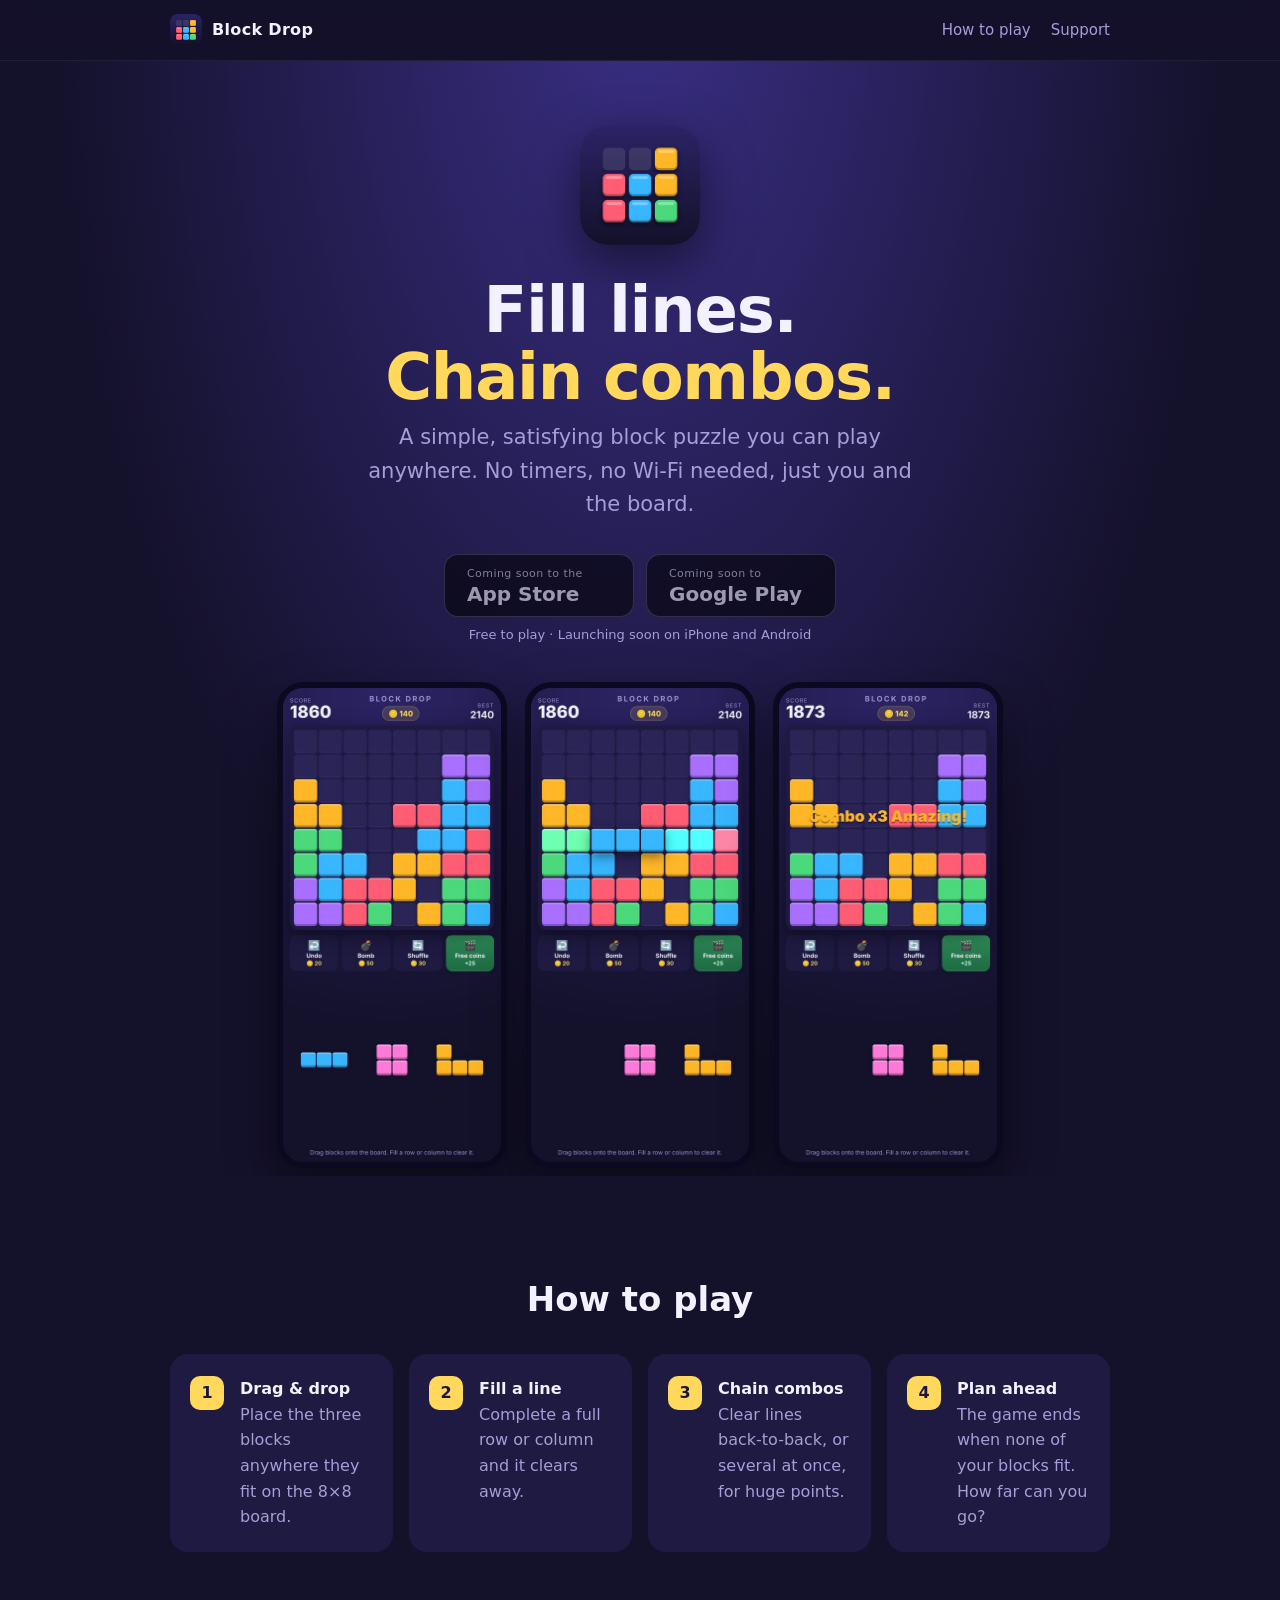
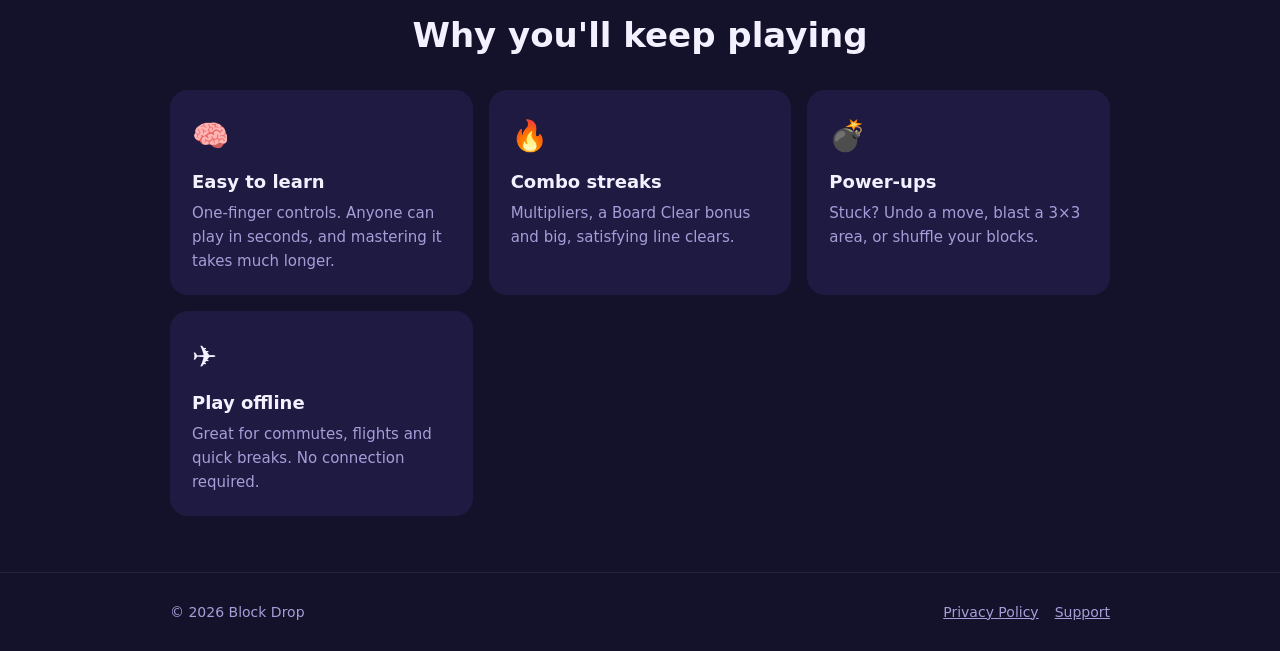
<file: index.html>
<!DOCTYPE html>
<html lang="en">
<head>
<meta charset="UTF-8">
<meta name="viewport" content="width=device-width, initial-scale=1">
<title>Block Drop: Block Puzzle Game for iPhone &amp; Android</title>
<meta name="description" content="Block Drop is a relaxing block puzzle: drag, drop, clear lines and chain huge combos. Free on iPhone and Android.">
<meta name="theme-color" content="#14112b">
<meta property="og:title" content="Block Drop: Block Puzzle">
<meta property="og:description" content="Drag, drop, clear lines and chain huge combos. Free on iPhone and Android.">
<meta property="og:image" content="img/og-image.jpg">
<meta property="og:type" content="website">
<meta name="twitter:card" content="summary_large_image">
<link rel="icon" href="img/favicon.png">
<link rel="apple-touch-icon" href="img/apple-touch-icon.png">
<link rel="stylesheet" href="site.css">
</head>
<body>
<nav><div class="wrap">
  <a class="brand" href="./"><img src="img/icon.png" alt="">Block Drop</a>
  <div class="links"><a href="#how">How to play</a><a href="support.html">Support</a></div>
</div></nav>

<header class="hero"><div class="wrap">
  <img class="icon" src="img/icon.png" alt="Block Drop app icon">
  <h1>Fill lines.<br><span>Chain combos.</span></h1>
  <p class="lead">A simple, satisfying block puzzle you can play anywhere. No timers, no Wi-Fi needed, just you and the board.</p>
  <div class="stores">
    <a class="store-btn soon" data-store="appStore" data-label="Download on the" href="#"><small>Coming soon to the</small><b>App Store</b></a>
    <a class="store-btn soon" data-store="googlePlay" data-label="Get it on" href="#"><small>Coming soon to</small><b>Google Play</b></a>
  </div>
  <p class="note soon-note">Free to play · Launching soon on iPhone and Android</p>
  <div class="shots">
    <img src="img/shot1.jpg" alt="Block Drop game board with colorful blocks" loading="lazy">
    <img src="img/shot2.jpg" alt="Dragging a block to complete a line" loading="lazy">
    <img src="img/shot3.jpg" alt="Combo bonus after clearing lines" loading="lazy">
  </div>
</div></header>

<section id="how"><div class="wrap">
  <h2>How to play</h2>
  <ol class="how">
    <li><b>Drag &amp; drop</b>Place the three blocks anywhere they fit on the 8×8 board.</li>
    <li><b>Fill a line</b>Complete a full row or column and it clears away.</li>
    <li><b>Chain combos</b>Clear lines back-to-back, or several at once, for huge points.</li>
    <li><b>Plan ahead</b>The game ends when none of your blocks fit. How far can you go?</li>
  </ol>
</div></section>

<section style="padding-top:0"><div class="wrap">
  <h2>Why you'll keep playing</h2>
  <div class="grid">
    <div class="card"><div class="emoji">🧠</div><h3>Easy to learn</h3><p>One-finger controls. Anyone can play in seconds, and mastering it takes much longer.</p></div>
    <div class="card"><div class="emoji">🔥</div><h3>Combo streaks</h3><p>Multipliers, a Board Clear bonus and big, satisfying line clears.</p></div>
    <div class="card"><div class="emoji">💣</div><h3>Power-ups</h3><p>Stuck? Undo a move, blast a 3×3 area, or shuffle your blocks.</p></div>
    <div class="card"><div class="emoji">✈️</div><h3>Play offline</h3><p>Great for commutes, flights and quick breaks. No connection required.</p></div>
  </div>
</div></section>

<footer><div class="wrap">
  <span>© <span id="year">2026</span> Block Drop</span>
  <span><a href="privacy.html">Privacy Policy</a><a href="support.html">Support</a></span>
</div></footer>
<script src="site.js"></script>
</body>
</html>
</file>
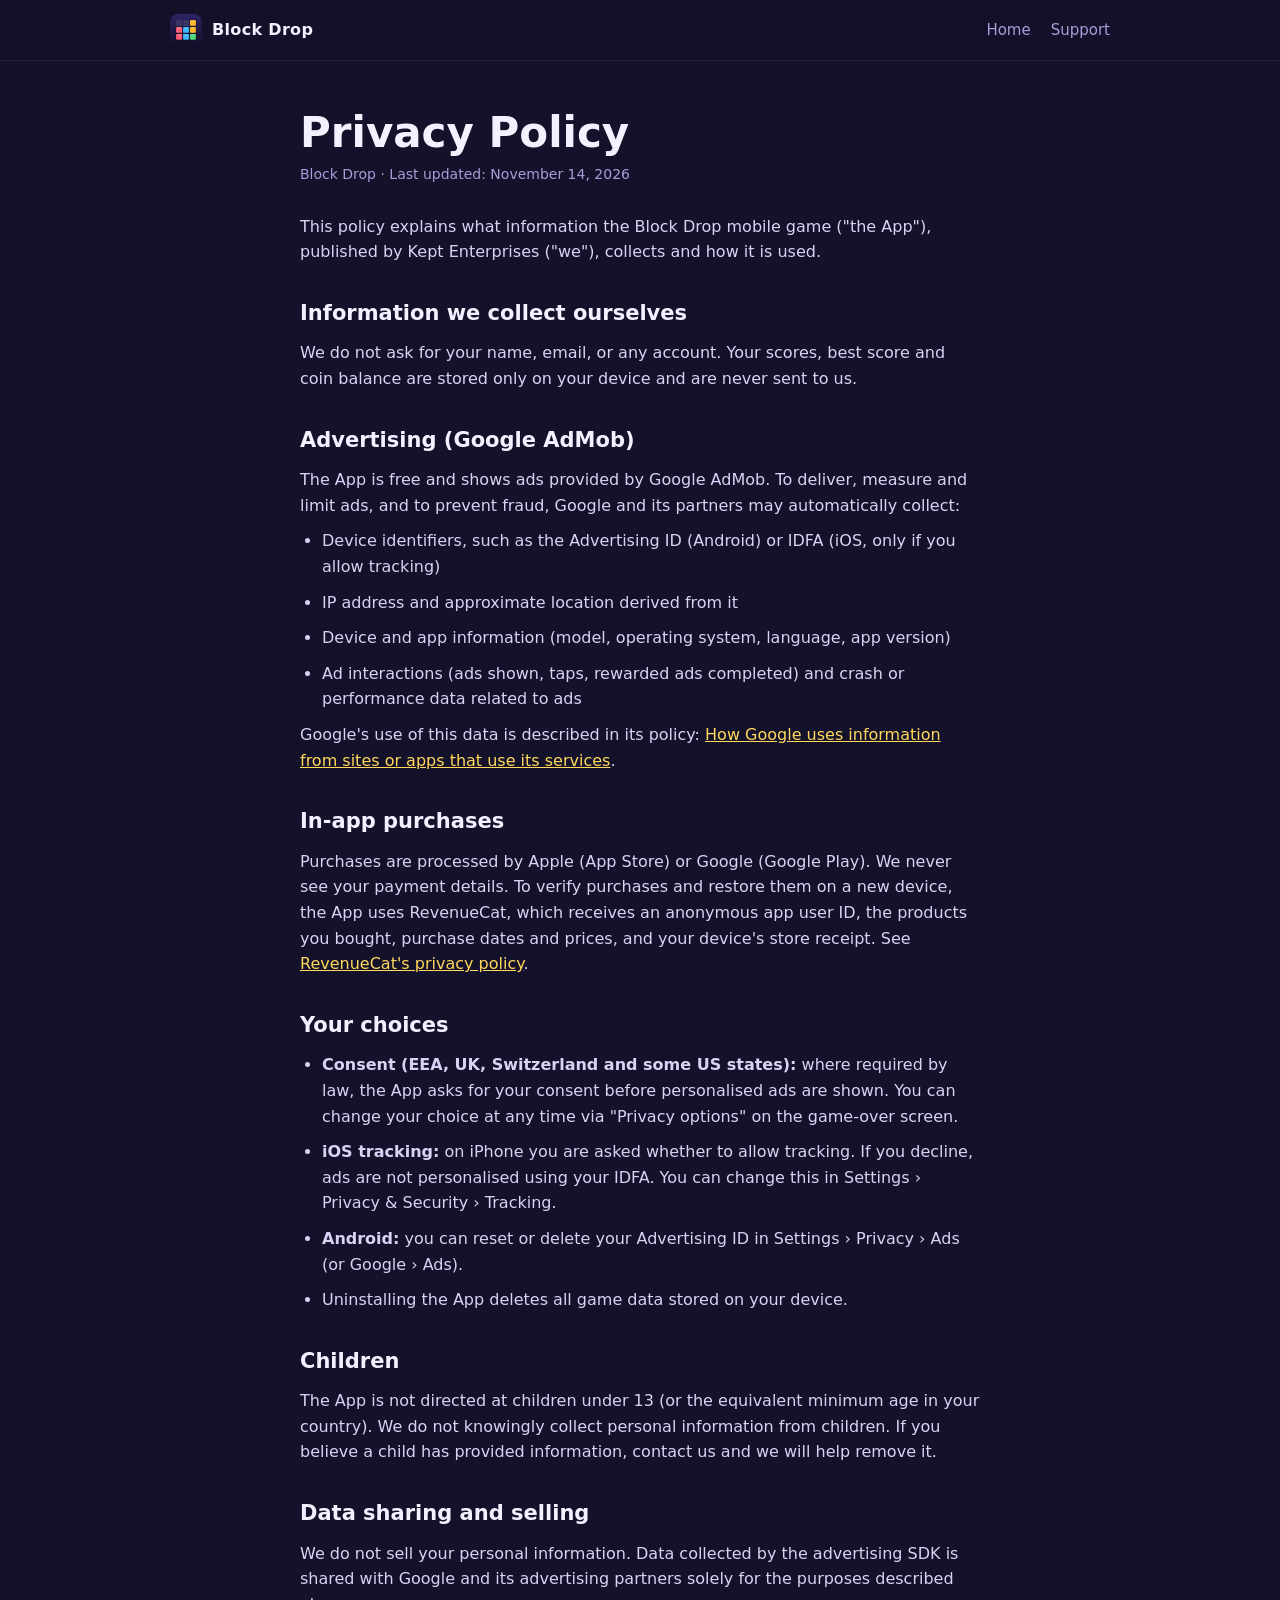
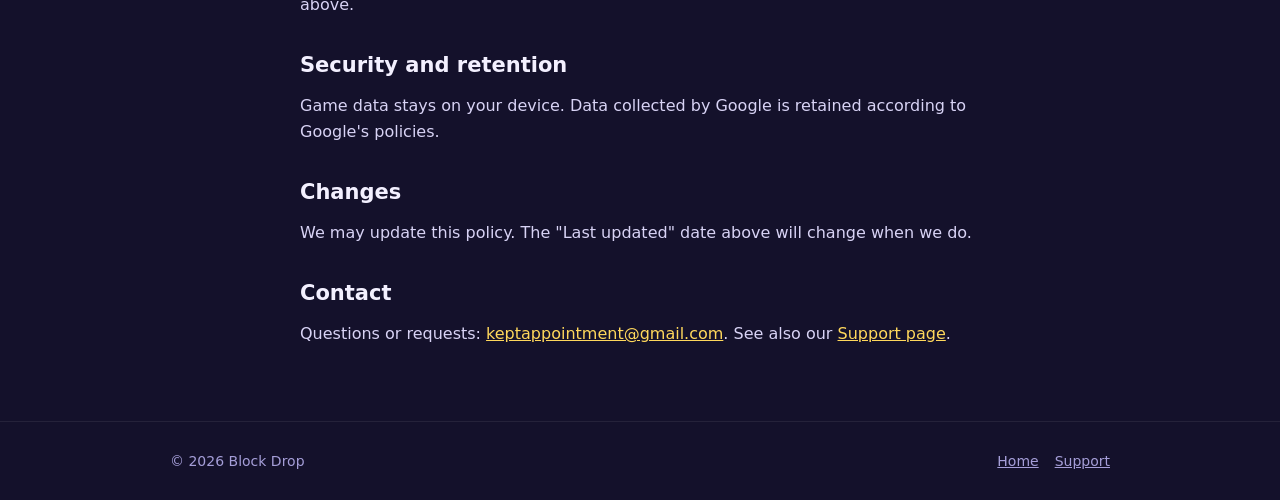
<file: privacy.html>
<!DOCTYPE html>
<html lang="en">
<head>
<meta charset="UTF-8">
<meta name="viewport" content="width=device-width, initial-scale=1">
<title>Privacy Policy | Block Drop</title>
<meta name="description" content="How the Block Drop game handles your data, ads and in-app purchases.">
<meta name="theme-color" content="#14112b">
<link rel="icon" href="img/favicon.png">
<link rel="stylesheet" href="site.css">
</head>
<body>
<nav><div class="wrap">
  <a class="brand" href="./"><img src="img/icon.png" alt="">Block Drop</a>
  <div class="links"><a href="./">Home</a><a href="support.html">Support</a></div>
</div></nav>
<main class="page">
<h1>Privacy Policy</h1>
<p class="updated">Block Drop · Last updated: November 14, 2026</p>

<p>This policy explains what information the Block Drop mobile game ("the App"), published by Kept Enterprises ("we"), collects and how it is used.</p>

<h2>Information we collect ourselves</h2>
<p>We do not ask for your name, email, or any account. Your scores, best score and coin balance are stored only on your device and are never sent to us.</p>

<h2>Advertising (Google AdMob)</h2>
<p>The App is free and shows ads provided by Google AdMob. To deliver, measure and limit ads, and to prevent fraud, Google and its partners may automatically collect:</p>
<ul>
  <li>Device identifiers, such as the Advertising ID (Android) or IDFA (iOS, only if you allow tracking)</li>
  <li>IP address and approximate location derived from it</li>
  <li>Device and app information (model, operating system, language, app version)</li>
  <li>Ad interactions (ads shown, taps, rewarded ads completed) and crash or performance data related to ads</li>
</ul>
<p>Google's use of this data is described in its policy: <a href="https://policies.google.com/technologies/partner-sites">How Google uses information from sites or apps that use its services</a>.</p>

<h2>In-app purchases</h2>
<p>Purchases are processed by Apple (App Store) or Google (Google Play). We never see your payment details. To verify purchases and restore them on a new device, the App uses RevenueCat, which receives an anonymous app user ID, the products you bought, purchase dates and prices, and your device's store receipt. See <a href="https://www.revenuecat.com/privacy">RevenueCat's privacy policy</a>.</p>

<h2>Your choices</h2>
<ul>
  <li><b>Consent (EEA, UK, Switzerland and some US states):</b> where required by law, the App asks for your consent before personalised ads are shown. You can change your choice at any time via "Privacy options" on the game-over screen.</li>
  <li><b>iOS tracking:</b> on iPhone you are asked whether to allow tracking. If you decline, ads are not personalised using your IDFA. You can change this in Settings › Privacy &amp; Security › Tracking.</li>
  <li><b>Android:</b> you can reset or delete your Advertising ID in Settings › Privacy › Ads (or Google › Ads).</li>
  <li>Uninstalling the App deletes all game data stored on your device.</li>
</ul>

<h2>Children</h2>
<p>The App is not directed at children under 13 (or the equivalent minimum age in your country). We do not knowingly collect personal information from children. If you believe a child has provided information, contact us and we will help remove it.</p>

<h2>Data sharing and selling</h2>
<p>We do not sell your personal information. Data collected by the advertising SDK is shared with Google and its advertising partners solely for the purposes described above.</p>

<h2>Security and retention</h2>
<p>Game data stays on your device. Data collected by Google is retained according to Google's policies.</p>

<h2>Changes</h2>
<p>We may update this policy. The "Last updated" date above will change when we do.</p>

<h2>Contact</h2>
<p>Questions or requests: <a href="mailto:keptappointment@gmail.com">keptappointment@gmail.com</a>. See also our <a href="support.html">Support page</a>.</p>
</main>
<footer><div class="wrap">
  <span>© <span id="year">2026</span> Block Drop</span>
  <span><a href="./">Home</a><a href="support.html">Support</a></span>
</div></footer>
<script src="site.js"></script>
</body>
</html>
</file>
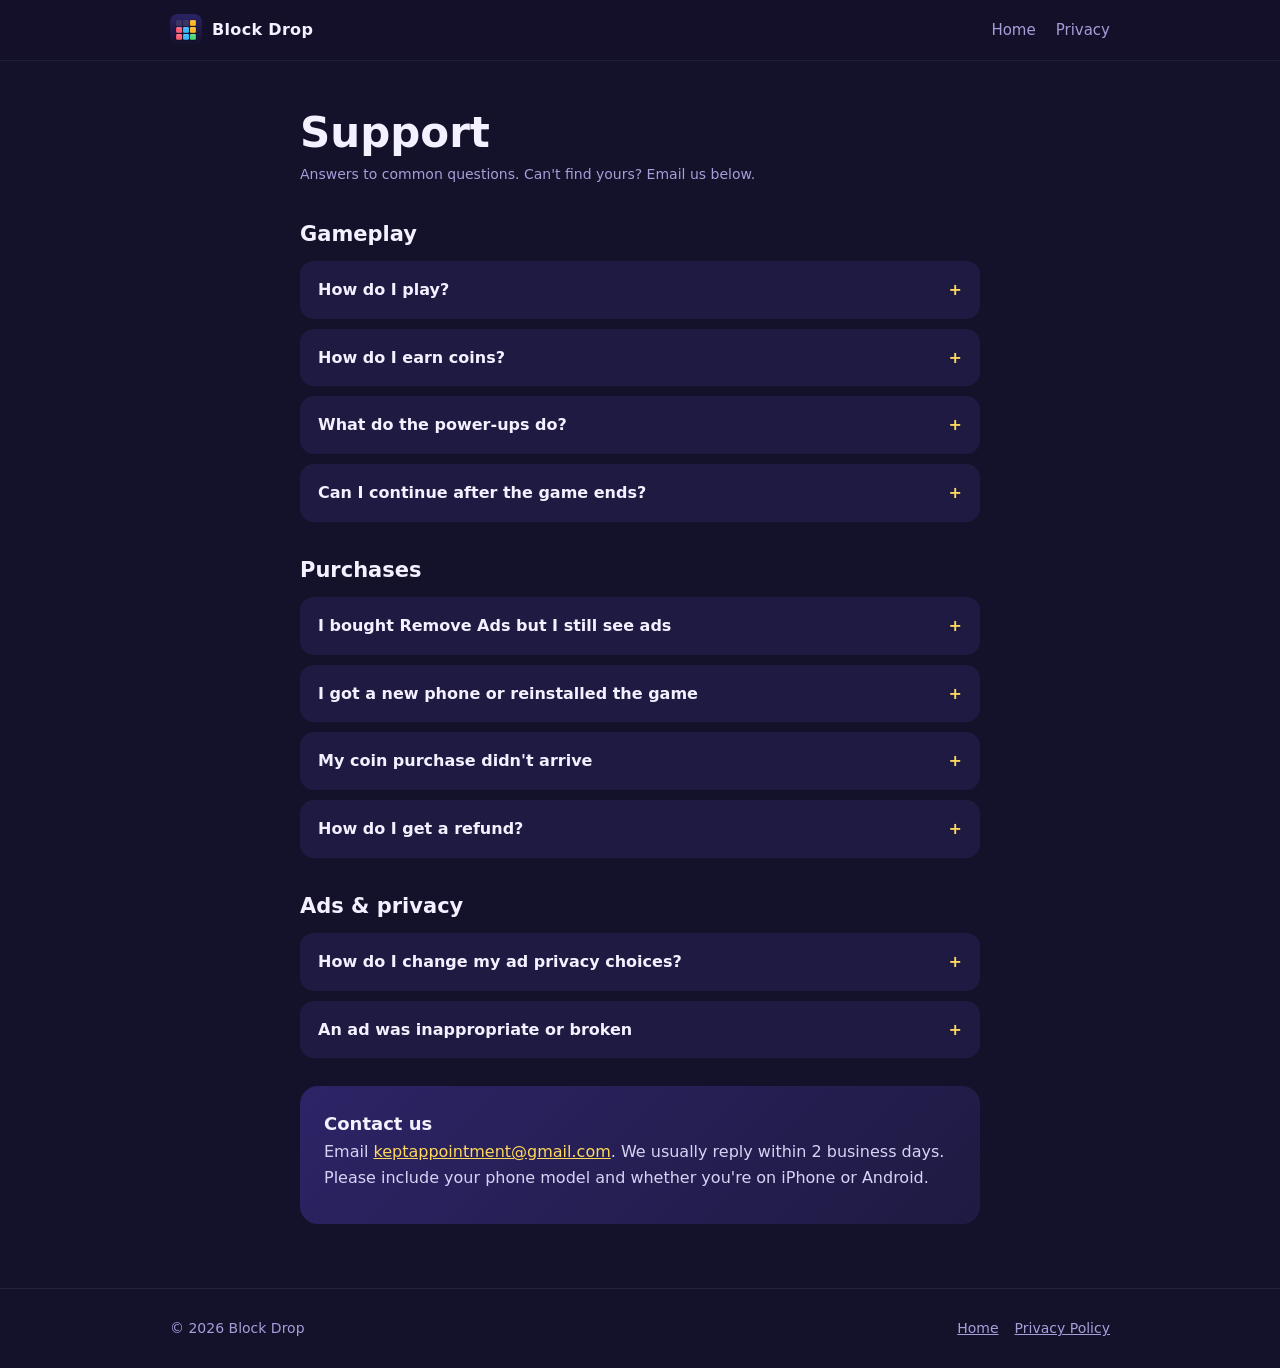
<file: support.html>
<!DOCTYPE html>
<html lang="en">
<head>
<meta charset="UTF-8">
<meta name="viewport" content="width=device-width, initial-scale=1">
<title>Support | Block Drop</title>
<meta name="description" content="Help and answers for Block Drop: purchases, ads, coins and privacy.">
<meta name="theme-color" content="#14112b">
<link rel="icon" href="img/favicon.png">
<link rel="stylesheet" href="site.css">
</head>
<body>
<nav><div class="wrap">
  <a class="brand" href="./"><img src="img/icon.png" alt="">Block Drop</a>
  <div class="links"><a href="./">Home</a><a href="privacy.html">Privacy</a></div>
</div></nav>

<main class="page faq">
  <h1>Support</h1>
  <p class="updated">Answers to common questions. Can't find yours? Email us below.</p>

  <h2>Gameplay</h2>
  <details><summary>How do I play?</summary><p>Drag the three blocks at the bottom onto the board. Fill a complete row or column to clear it. Clearing several lines at once, or on back-to-back turns, builds combos worth extra points. The game ends when none of your blocks fit anywhere.</p></details>
  <details><summary>How do I earn coins?</summary><p>You earn coins by clearing lines (more for combos) and a bonus for emptying the whole board. You can also tap <b>🎬 Free coins</b> to watch an optional short video for +25 coins, or buy coin packs in the Shop.</p></details>
  <details><summary>What do the power-ups do?</summary><p><b>Undo</b> takes back your last move. <b>Bomb</b> clears a 3×3 area you tap. <b>Shuffle</b> swaps your remaining blocks for new ones.</p></details>
  <details><summary>Can I continue after the game ends?</summary><p>Yes, once per game. Tap <b>Watch ad to continue</b> on the game-over screen to clear space in the middle of the board and keep going.</p></details>

  <h2>Purchases</h2>
  <details><summary>I bought Remove Ads but I still see ads</summary><p>Remove Ads turns off the full-screen ads between games. Optional reward videos (free coins and continue) stay available because you choose to watch them. If full-screen ads still appear, open the Shop (tap your coin balance) and tap <b>Restore purchases</b>.</p></details>
  <details><summary>I got a new phone or reinstalled the game</summary><p>Open the Shop and tap <b>Restore purchases</b> while signed in to the same Apple ID or Google account you bought with. Remove Ads will come back.<br>Coins are stored only on your device, so they can't be restored after uninstalling.</p></details>
  <details><summary>My coin purchase didn't arrive</summary><p>First close and reopen the game. If the coins still aren't there, email us with the date and your order number (from your Apple or Google receipt email) and we'll sort it out.</p></details>
  <details><summary>How do I get a refund?</summary><p>Purchases are handled by Apple and Google, so refunds are requested through them:<br>• iPhone: <a href="https://reportaproblem.apple.com">reportaproblem.apple.com</a><br>• Android: Google Play Store › Profile › Payments &amp; subscriptions › Budget &amp; history, or <a href="https://support.google.com/googleplay/workflow/9813244">Google Play refund request</a></p></details>

  <h2>Ads &amp; privacy</h2>
  <details><summary>How do I change my ad privacy choices?</summary><p>On the game-over screen, tap <b>Privacy options</b>. On iPhone you can also change tracking permission in Settings › Privacy &amp; Security › Tracking. See our <a href="privacy.html">Privacy Policy</a> for details.</p></details>
  <details><summary>An ad was inappropriate or broken</summary><p>Ads are provided by Google AdMob. Email us the time it happened and a short description (a screenshot helps) and we'll report and block it.</p></details>

  <div class="contact">
    <b>Contact us</b>
    <p>Email <a href="mailto:keptappointment@gmail.com">keptappointment@gmail.com</a>. We usually reply within 2 business days. Please include your phone model and whether you're on iPhone or Android.</p>
  </div>
</main>

<footer><div class="wrap">
  <span>© <span id="year">2026</span> Block Drop</span>
  <span><a href="./">Home</a><a href="privacy.html">Privacy Policy</a></span>
</div></footer>
<script src="site.js"></script>
</body>
</html>
</file>
<file: site.css>
:root{
  --bg:#14112b; --bg2:#1f1a42; --cell:#2a2457; --text:#f3f0ff; --muted:#a59ed8;
  --gold:#ffd85c; --red:#ff5d73; --blue:#38b6ff; --green:#4cd97b; --purple:#a970ff;
}
*{box-sizing:border-box;margin:0;padding:0}
html{scroll-behavior:smooth}
body{background:var(--bg);color:var(--text);font-family:system-ui,-apple-system,"Segoe UI",Roboto,sans-serif;line-height:1.6;-webkit-font-smoothing:antialiased}
a{color:var(--gold)}
.wrap{max-width:980px;margin:0 auto;padding:0 20px}

/* nav */
nav{position:sticky;top:0;z-index:10;background:rgba(20,17,43,.85);backdrop-filter:blur(10px);border-bottom:1px solid rgba(255,255,255,.06)}
nav .wrap{display:flex;align-items:center;justify-content:space-between;height:60px}
.brand{display:flex;align-items:center;gap:10px;color:var(--text);text-decoration:none;font-weight:800;letter-spacing:.02em}
.brand img{width:32px;height:32px;border-radius:8px}
nav .links a{color:var(--muted);text-decoration:none;margin-left:20px;font-size:15px}
nav .links a:hover{color:var(--text)}

/* hero */
.hero{background:radial-gradient(ellipse at 50% -10%,#3a2f86 0%,var(--bg) 65%);padding:64px 0 40px;text-align:center}
.hero .icon{width:120px;height:120px;border-radius:28px;box-shadow:0 18px 50px rgba(0,0,0,.5)}
.hero h1{font-size:clamp(40px,8vw,64px);line-height:1.05;margin:24px 0 10px;font-weight:900;letter-spacing:-.02em}
.hero h1 span{color:var(--gold)}
.hero p.lead{font-size:clamp(17px,2.6vw,21px);color:var(--muted);max-width:560px;margin:0 auto}
.stores{display:flex;gap:12px;justify-content:center;flex-wrap:wrap;margin:32px 0 8px}
.store-btn{display:inline-flex;flex-direction:column;align-items:flex-start;min-width:190px;padding:10px 22px;border-radius:14px;background:#000;color:#fff;text-decoration:none;border:1px solid rgba(255,255,255,.25);transition:transform .15s}
.store-btn:hover{transform:translateY(-2px)}
.store-btn small{font-size:11px;opacity:.8;letter-spacing:.04em}
.store-btn b{font-size:20px;line-height:1.2}
.store-btn.soon{opacity:.55;pointer-events:none}
.note{font-size:13px;color:var(--muted)}

/* screenshots */
.shots{display:flex;gap:18px;justify-content:center;padding:36px 0 8px;overflow-x:auto;scroll-snap-type:x mandatory}
.shots img{width:min(230px,62vw);flex-shrink:0;border-radius:26px;border:6px solid #0b0920;box-shadow:0 20px 50px rgba(0,0,0,.45);scroll-snap-align:center}

/* features */
section{padding:56px 0}
h2{font-size:clamp(26px,4.5vw,34px);text-align:center;margin-bottom:28px;font-weight:850}
.grid{display:grid;grid-template-columns:repeat(auto-fit,minmax(230px,1fr));gap:16px}
.card{background:var(--bg2);border-radius:18px;padding:22px}
.card .emoji{font-size:30px}
.card h3{font-size:18px;margin:8px 0 4px}
.card p{color:var(--muted);font-size:15px}
.how{counter-reset:s;display:grid;grid-template-columns:repeat(auto-fit,minmax(220px,1fr));gap:16px}
.how li{list-style:none;background:var(--bg2);border-radius:18px;padding:22px 22px 22px 70px;position:relative;color:var(--muted)}
.how li b{color:var(--text);display:block}
.how li::before{counter-increment:s;content:counter(s);position:absolute;left:20px;top:22px;width:34px;height:34px;border-radius:10px;background:var(--gold);color:#1b1540;font-weight:900;display:flex;align-items:center;justify-content:center}

/* text pages */
.page{max-width:720px;margin:0 auto;padding:48px 20px 64px}
.page h1{font-size:clamp(30px,6vw,42px);line-height:1.15;margin-bottom:6px}
.page .updated{color:var(--muted);font-size:14px;margin-bottom:28px}
.page h2{text-align:left;font-size:21px;margin:32px 0 10px}
.page p,.page li{color:#d8d3f5;margin-bottom:10px}
.page ul{padding-left:22px}
.faq details{background:var(--bg2);border-radius:14px;padding:16px 18px;margin-bottom:10px}
.faq summary{cursor:pointer;font-weight:700;color:var(--text);list-style:none}
.faq summary::-webkit-details-marker{display:none}
.faq summary::after{content:"+";float:right;color:var(--gold);font-weight:900}
.faq details[open] summary::after{content:"–"}
.faq details p{margin:10px 0 0}
.contact{background:linear-gradient(135deg,#2c2466,#1f1a42);border-radius:18px;padding:24px;margin-top:28px}
.contact b{font-size:18px}

footer{border-top:1px solid rgba(255,255,255,.07);padding:28px 0;color:var(--muted);font-size:14px}
footer .wrap{display:flex;justify-content:space-between;flex-wrap:wrap;gap:10px}
footer a{color:var(--muted);margin-left:16px}
footer a:first-child{margin-left:0}
@media (max-width:520px){nav .links a{margin-left:14px;font-size:14px}}
</file>
